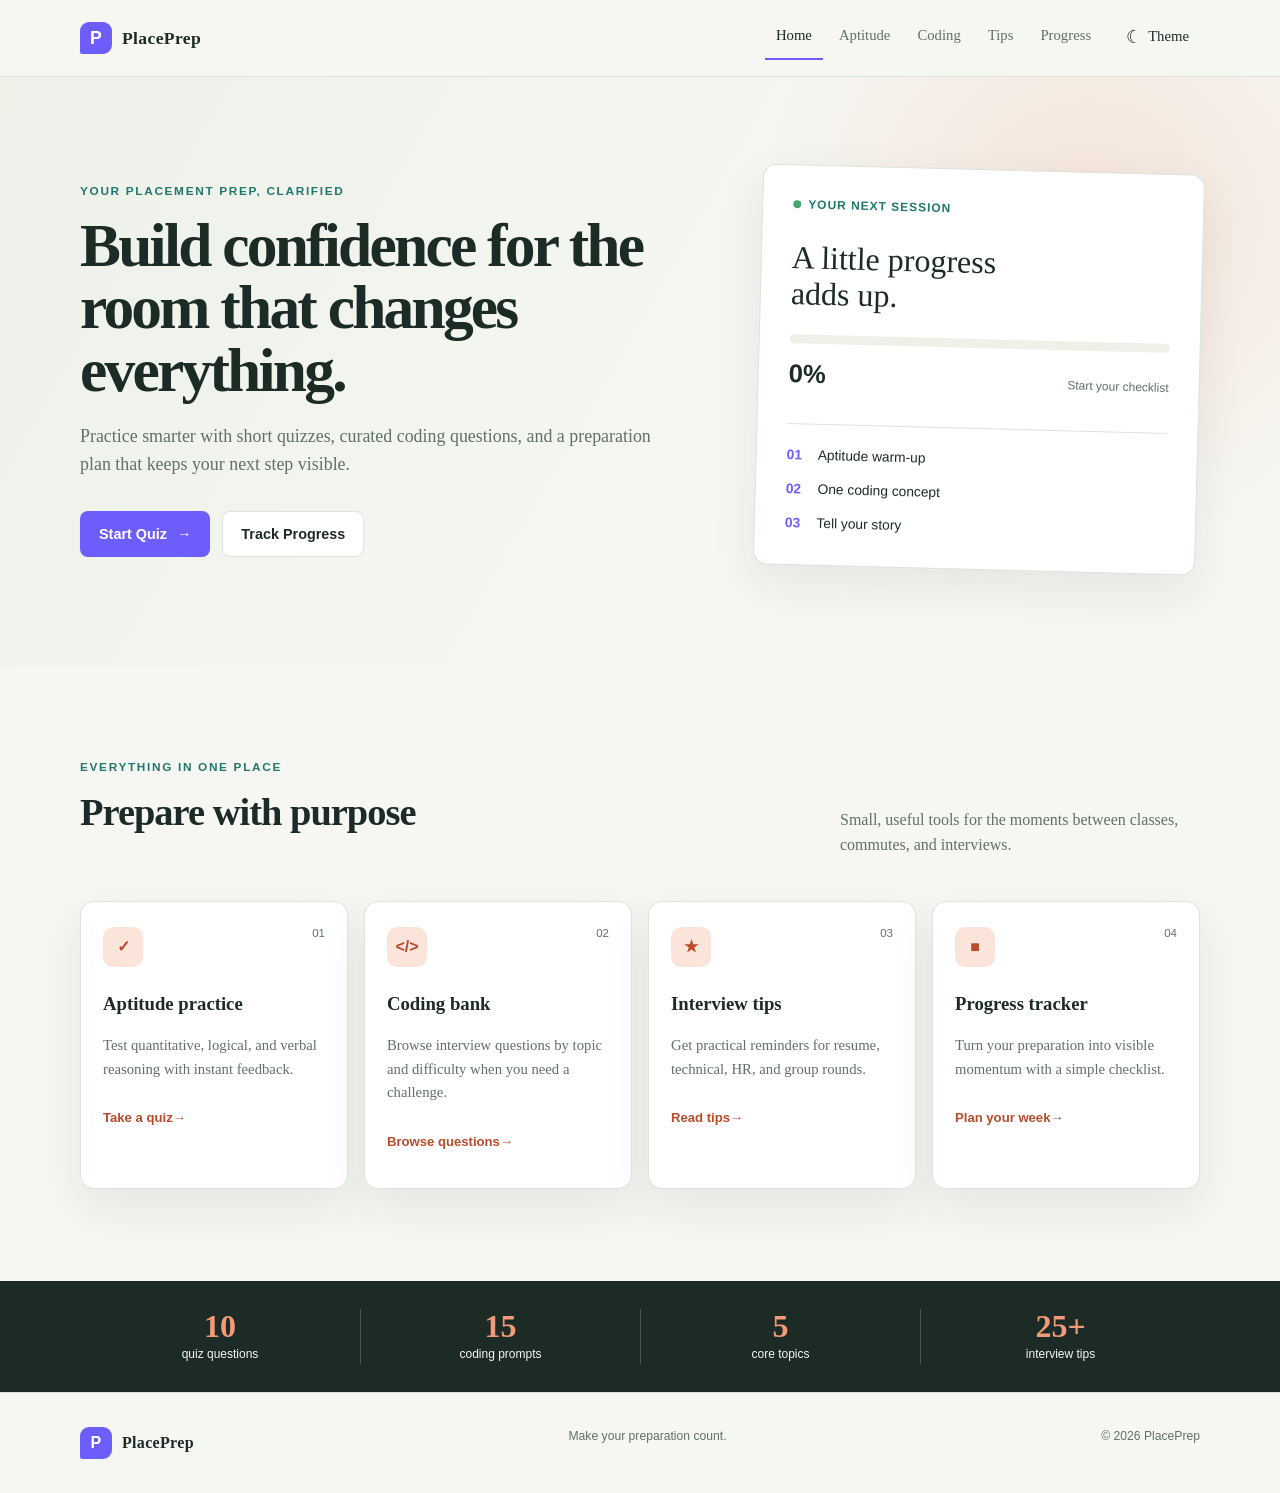
<file: placement-portal/index.html>
<!doctype html>
<html lang="en">
<head>
	<meta charset="utf-8">
	<meta name="viewport" content="width=device-width, initial-scale=1">
	<meta name="description" content="PlacePrep is a focused preparation portal for placement aptitude, coding, and interview practice.">
	<title>PlacePrep | everything at one place </title>
	<link rel="stylesheet" href="css/style.css">
	<script src="js/main.js" defer></script>
</head>
<body>
	<header class="site-header">
		<div class="container header-inner">
			<a class="logo" href="index.html" aria-label="PlacePrep home"><span class="logo-mark">P</span>PlacePrep</a>
			<button class="menu-toggle" type="button" aria-expanded="false" aria-controls="site-nav"><span class="sr-only">Toggle navigation</span><span class="menu-icon">&#9776;</span></button>
			<nav id="site-nav" class="site-nav" aria-label="Primary navigation">
				<a href="index.html">Home</a><a href="aptitude.html">Aptitude</a><a href="coding.html">Coding</a><a href="tips.html">Tips</a><a href="progress.html">Progress</a>
				<button class="theme-toggle" type="button" aria-label="Switch to dark theme" title="Toggle theme"><span class="theme-icon" aria-hidden="true">&#9790;</span><span class="theme-label">Theme</span></button>
			</nav>
		</div>
	</header>
	<main>
		<section class="hero"><div class="container hero-grid"><div class="hero-copy"><p class="eyebrow">Your placement prep, clarified</p><h1>Build confidence for the room that changes everything.</h1><p class="hero-text">Practice smarter with short quizzes, curated coding questions, and a preparation plan that keeps your next step visible.</p><div class="button-row"><a class="button button-primary" href="aptitude.html">Start Quiz <span aria-hidden="true">&#8594;</span></a><a class="button button-secondary" href="progress.html">Track Progress</a></div></div><div class="hero-panel" aria-label="Preparation snapshot"><div class="panel-topline"><span class="status-dot"></span>Your next session</div><p class="panel-title">A little progress adds up.</p><div class="mini-progress"><span id="home-progress-bar"></span></div><div class="panel-meta"><strong id="home-progress-percent">0%</strong><span id="home-progress-label">Start your checklist</span></div><div class="session-list"><span><b>01</b> Aptitude warm-up</span><span><b>02</b> One coding concept</span><span><b>03</b> Tell your story</span></div></div></div></section>
		<section class="section" aria-labelledby="features-heading"><div class="container"><div class="section-heading"><div><p class="eyebrow">Everything in one place</p><h2 id="features-heading">Prepare with purpose</h2></div><p>Small, useful tools for the moments between classes, commutes, and interviews.</p></div><div class="feature-grid">
			<article class="card feature-card"><span class="feature-number">01</span><div class="feature-icon" aria-hidden="true">&#10003;</div><h3>Aptitude practice</h3><p>Test quantitative, logical, and verbal reasoning with instant feedback.</p><a class="text-link" href="aptitude.html">Take a quiz <span aria-hidden="true">&#8594;</span></a></article>
			<article class="card feature-card"><span class="feature-number">02</span><div class="feature-icon" aria-hidden="true">&lt;/&gt;</div><h3>Coding bank</h3><p>Browse interview questions by topic and difficulty when you need a challenge.</p><a class="text-link" href="coding.html">Browse questions <span aria-hidden="true">&#8594;</span></a></article>
			<article class="card feature-card"><span class="feature-number">03</span><div class="feature-icon" aria-hidden="true">&#9733;</div><h3>Interview tips</h3><p>Get practical reminders for resume, technical, HR, and group rounds.</p><a class="text-link" href="tips.html">Read tips <span aria-hidden="true">&#8594;</span></a></article>
			<article class="card feature-card"><span class="feature-number">04</span><div class="feature-icon" aria-hidden="true">&#9632;</div><h3>Progress tracker</h3><p>Turn your preparation into visible momentum with a simple checklist.</p><a class="text-link" href="progress.html">Plan your week <span aria-hidden="true">&#8594;</span></a></article>
		</div></div></section>
		<section class="stats-strip" aria-label="PlacePrep statistics"><div class="container stats-grid"><div><strong>10</strong><span>quiz questions</span></div><div><strong>15</strong><span>coding prompts</span></div><div><strong>5</strong><span>core topics</span></div><div><strong>25+</strong><span>interview tips</span></div></div></section>
	</main>
	<footer class="site-footer"><div class="container footer-inner"><a class="logo" href="index.html"><span class="logo-mark">P</span>PlacePrep</a><p>Make your preparation count.</p><p>&copy; 2026 PlacePrep</p></div></footer>
</body>
</html>
</file>
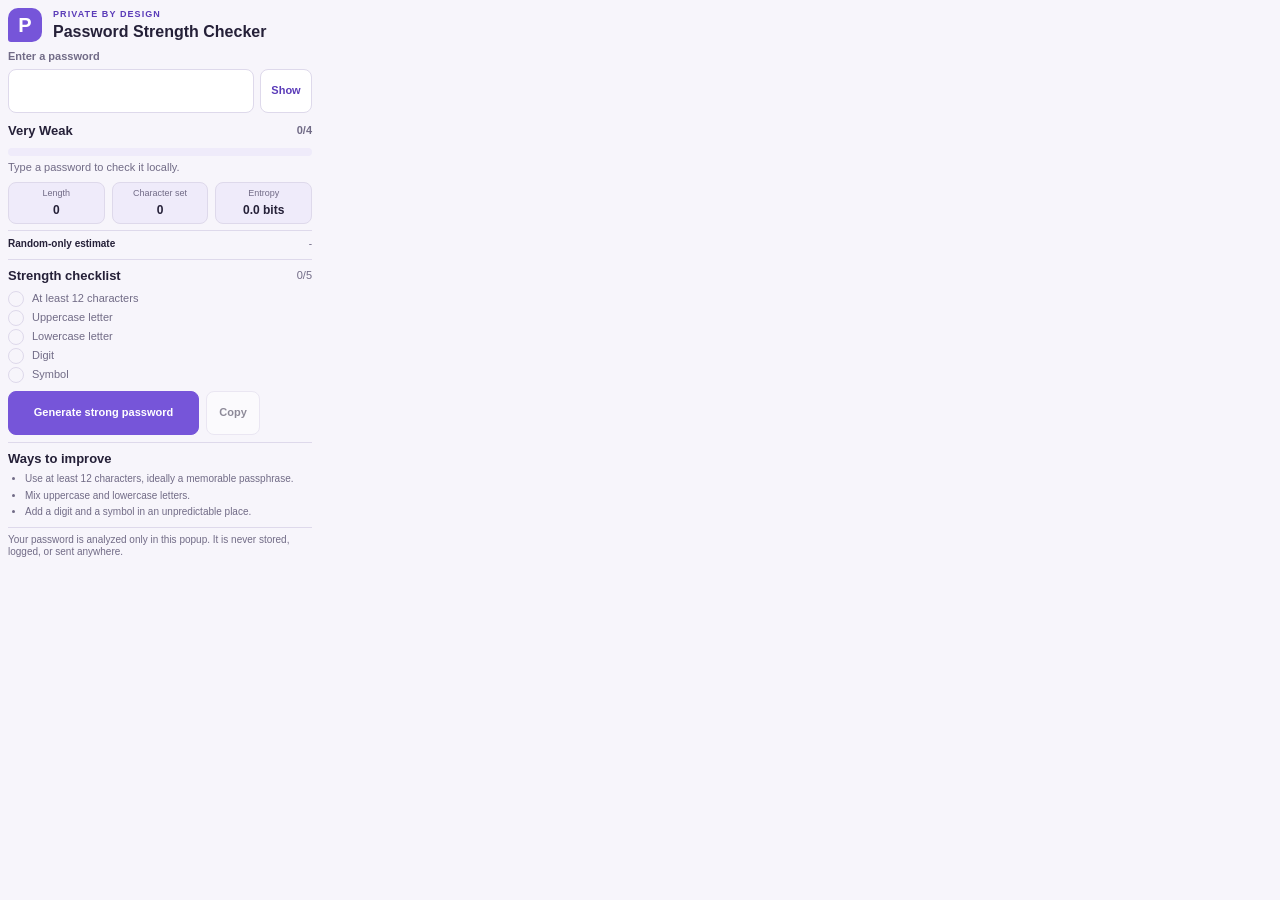
<file: password-checker-extension/popup.html>
<!doctype html>
<html lang="en">
<head>
  <meta charset="utf-8">
  <meta name="viewport" content="width=device-width, initial-scale=1">
  <title>Password Strength Checker</title>
  <link rel="stylesheet" href="popup.css">
  <script src="strength.js" defer></script>
  <script src="popup.js" defer></script>
</head>
<body>
  <main class="popup-shell">
    <header class="popup-header">
      <div class="brand-mark" aria-hidden="true">P</div>
      <div>
        <p class="eyebrow">Private by design</p>
        <h1>Password Strength Checker</h1>
      </div>
    </header>

    <section class="checker-panel" aria-labelledby="checker-heading">
      <h2 id="checker-heading" class="sr-only">Password checker</h2>
      <label for="password-input">Enter a password</label>
      <div class="password-row">
        <input id="password-input" name="password" type="password" autocomplete="off" spellcheck="false" aria-describedby="privacy-note">
        <button id="toggle-password" class="icon-button" type="button" aria-label="Show password">Show</button>
      </div>
      <div class="strength-heading"><span id="strength-label">Very Weak</span><span id="strength-score">0/4</span></div>
      <div class="strength-bar" role="progressbar" aria-label="Password strength" aria-valuemin="0" aria-valuemax="4" aria-valuenow="0"><span id="strength-fill"></span></div>
      <p id="strength-message" class="muted">Type a password to check it locally.</p>

      <div class="stats-grid" aria-label="Password analysis">
        <div><span class="stat-label">Length</span><strong id="length-value">0</strong></div>
        <div><span class="stat-label">Character set</span><strong id="charset-value">0</strong></div>
        <div><span class="stat-label">Entropy</span><strong id="entropy-value">0 bits</strong></div>
      </div>
      <p class="brute-force"><strong>Random-only estimate</strong><span id="time-value">-</span></p>
    </section>

    <section class="checklist-panel" aria-labelledby="checklist-heading">
      <div class="section-title-row"><h2 id="checklist-heading">Strength checklist</h2><span id="checklist-count">0/4</span></div>
      <ul class="checklist">
        <li id="check-length"><span class="check-icon" aria-hidden="true">&#10003;</span><span>At least 12 characters</span></li>
        <li id="check-uppercase"><span class="check-icon" aria-hidden="true">&#10003;</span><span>Uppercase letter</span></li>
        <li id="check-lowercase"><span class="check-icon" aria-hidden="true">&#10003;</span><span>Lowercase letter</span></li>
        <li id="check-digit"><span class="check-icon" aria-hidden="true">&#10003;</span><span>Digit</span></li>
        <li id="check-symbol"><span class="check-icon" aria-hidden="true">&#10003;</span><span>Symbol</span></li>
      </ul>
    </section>

    <section class="actions-panel" aria-label="Password actions">
      <button id="generate-password" class="primary-button" type="button">Generate strong password</button>
      <button id="copy-password" class="secondary-button" type="button" disabled>Copy</button>
      <span id="copy-status" class="copy-status" role="status" aria-live="polite"></span>
    </section>

    <section class="tips-panel" aria-labelledby="tips-heading">
      <h2 id="tips-heading">Ways to improve</h2>
      <ul id="tips-list"><li>Use a long, unique password with several character types.</li></ul>
    </section>

    <p id="privacy-note" class="privacy-note">Your password is analyzed only in this popup. It is never stored, logged, or sent anywhere.</p>
  </main>
</body>
</html>
</file>
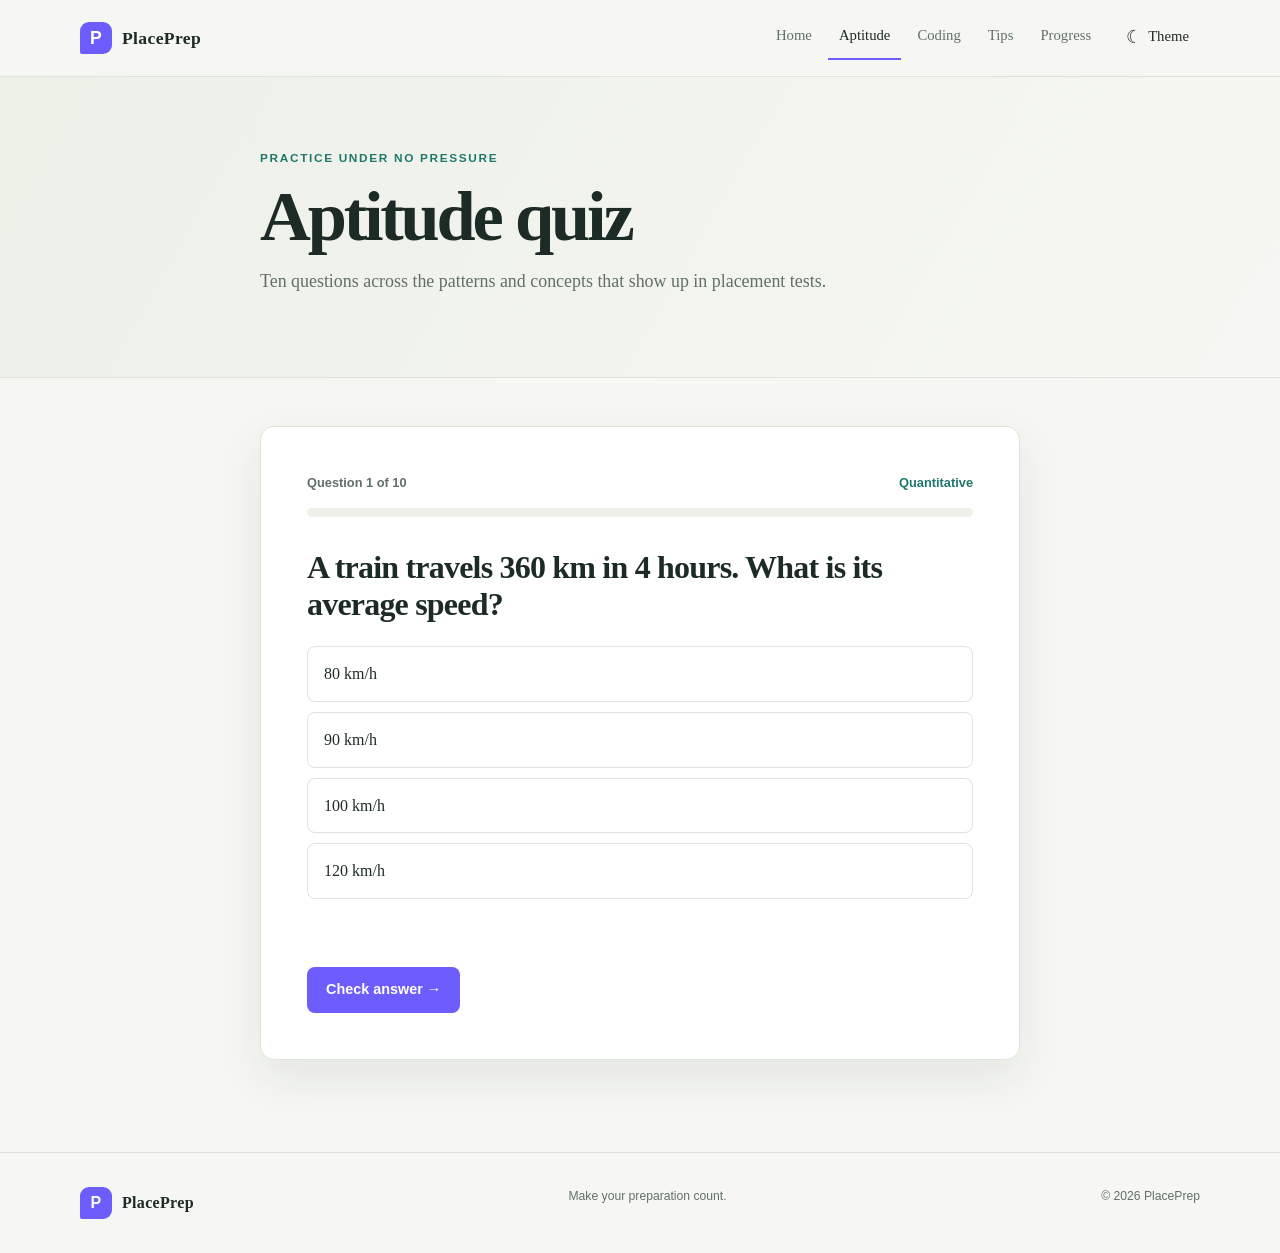
<file: placement-portal/aptitude.html>
<!doctype html>
<html lang="en"><head><meta charset="utf-8"><meta name="viewport" content="width=device-width, initial-scale=1"><meta name="description" content="Practice a ten-question placement aptitude quiz with instant feedback."><title>Aptitude Quiz | PlacePrep</title><link rel="stylesheet" href="css/style.css"><script src="js/main.js" defer></script><script src="js/quiz.js" defer></script></head>
<body><header class="site-header"><div class="container header-inner"><a class="logo" href="index.html" aria-label="PlacePrep home"><span class="logo-mark">P</span>PlacePrep</a><button class="menu-toggle" type="button" aria-expanded="false" aria-controls="site-nav"><span class="sr-only">Toggle navigation</span><span class="menu-icon">&#9776;</span></button><nav id="site-nav" class="site-nav" aria-label="Primary navigation"><a href="index.html">Home</a><a href="aptitude.html">Aptitude</a><a href="coding.html">Coding</a><a href="tips.html">Tips</a><a href="progress.html">Progress</a><button class="theme-toggle" type="button" aria-label="Switch to dark theme" title="Toggle theme"><span class="theme-icon" aria-hidden="true">&#9790;</span><span class="theme-label">Theme</span></button></nav></div></header>
<main><section class="page-hero"><div class="container narrow"><p class="eyebrow">Practice under no pressure</p><h1>Aptitude quiz</h1><p>Ten questions across the patterns and concepts that show up in placement tests.</p></div></section><section class="section quiz-section"><div class="container narrow"><div id="quiz-app" class="quiz-card"><div class="quiz-header"><span id="question-count">Question 1 of 10</span><span id="quiz-category">Quantitative</span></div><div class="progress-track" aria-label="Quiz progress"><span id="quiz-progress"></span></div><div id="question-area"><h2 id="question-text"></h2><div id="answer-options" class="answer-options" role="group" aria-label="Answer options"></div><p id="feedback" class="feedback" aria-live="polite"></p><button id="next-button" class="button button-primary" type="button" disabled>Check answer <span aria-hidden="true">&#8594;</span></button></div><div id="quiz-result" class="quiz-result" hidden></div></div></div></section></main>
<footer class="site-footer"><div class="container footer-inner"><a class="logo" href="index.html"><span class="logo-mark">P</span>PlacePrep</a><p>Make your preparation count.</p><p>&copy; 2026 PlacePrep</p></div></footer></body></html>
</file>
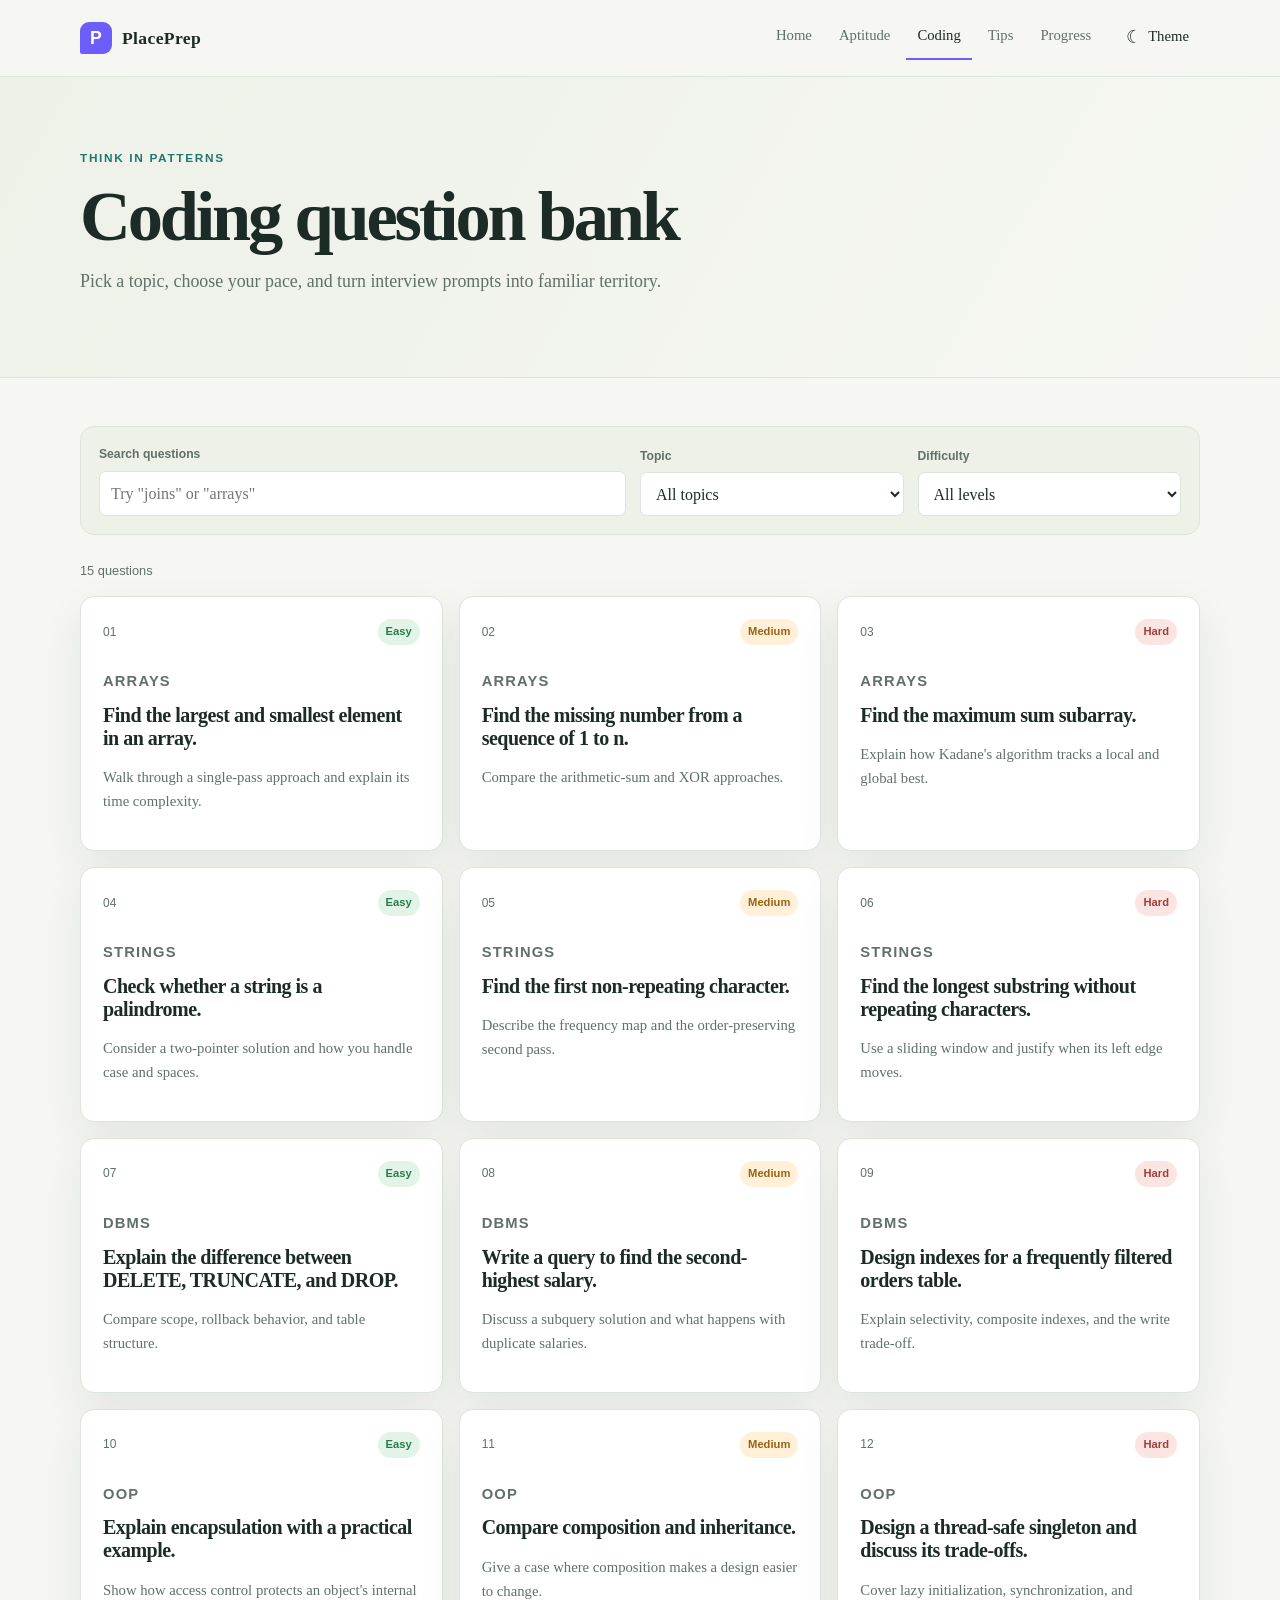
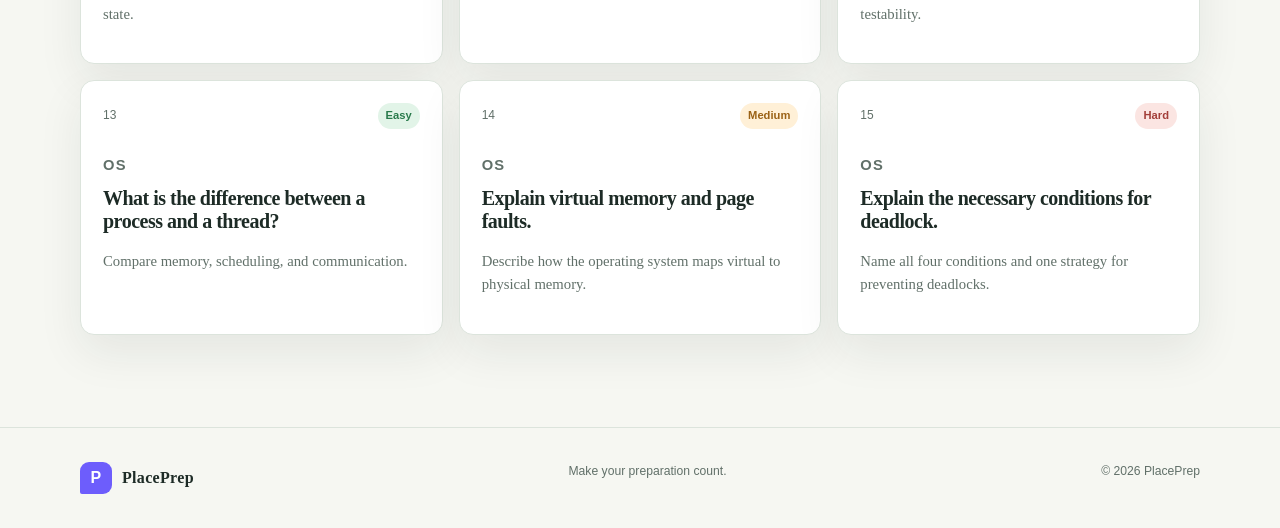
<file: placement-portal/coding.html>
<!doctype html>
<html lang="en"><head><meta charset="utf-8"><meta name="viewport" content="width=device-width, initial-scale=1"><meta name="description" content="Filterable coding interview questions for placement preparation."><title>Coding Question Bank | PlacePrep</title><link rel="stylesheet" href="css/style.css"><script src="js/main.js" defer></script><script src="js/coding.js" defer></script></head>
<body><header class="site-header"><div class="container header-inner"><a class="logo" href="index.html" aria-label="PlacePrep home"><span class="logo-mark">P</span>PlacePrep</a><button class="menu-toggle" type="button" aria-expanded="false" aria-controls="site-nav"><span class="sr-only">Toggle navigation</span><span class="menu-icon">&#9776;</span></button><nav id="site-nav" class="site-nav" aria-label="Primary navigation"><a href="index.html">Home</a><a href="aptitude.html">Aptitude</a><a href="coding.html">Coding</a><a href="tips.html">Tips</a><a href="progress.html">Progress</a><button class="theme-toggle" type="button" aria-label="Switch to dark theme" title="Toggle theme"><span class="theme-icon" aria-hidden="true">&#9790;</span><span class="theme-label">Theme</span></button></nav></div></header>
<main><section class="page-hero"><div class="container"><p class="eyebrow">Think in patterns</p><h1>Coding question bank</h1><p>Pick a topic, choose your pace, and turn interview prompts into familiar territory.</p></div></section><section class="section"><div class="container"><div class="filter-bar"><div class="search-field"><label for="coding-search">Search questions</label><input id="coding-search" type="search" placeholder="Try &quot;joins&quot; or &quot;arrays&quot;"></div><div class="select-field"><label for="topic-filter">Topic</label><select id="topic-filter"><option value="all">All topics</option><option value="Arrays">Arrays</option><option value="Strings">Strings</option><option value="DBMS">DBMS</option><option value="OOP">OOP</option><option value="OS">OS</option></select></div><div class="select-field"><label for="difficulty-filter">Difficulty</label><select id="difficulty-filter"><option value="all">All levels</option><option value="Easy">Easy</option><option value="Medium">Medium</option><option value="Hard">Hard</option></select></div></div><div class="results-heading"><p id="results-count" aria-live="polite"></p></div><div id="coding-list" class="coding-grid"></div><p id="no-results" class="empty-state" hidden>No results found. Try a different keyword or filter.</p></div></section></main>
<footer class="site-footer"><div class="container footer-inner"><a class="logo" href="index.html"><span class="logo-mark">P</span>PlacePrep</a><p>Make your preparation count.</p><p>&copy; 2026 PlacePrep</p></div></footer></body></html>
</file>
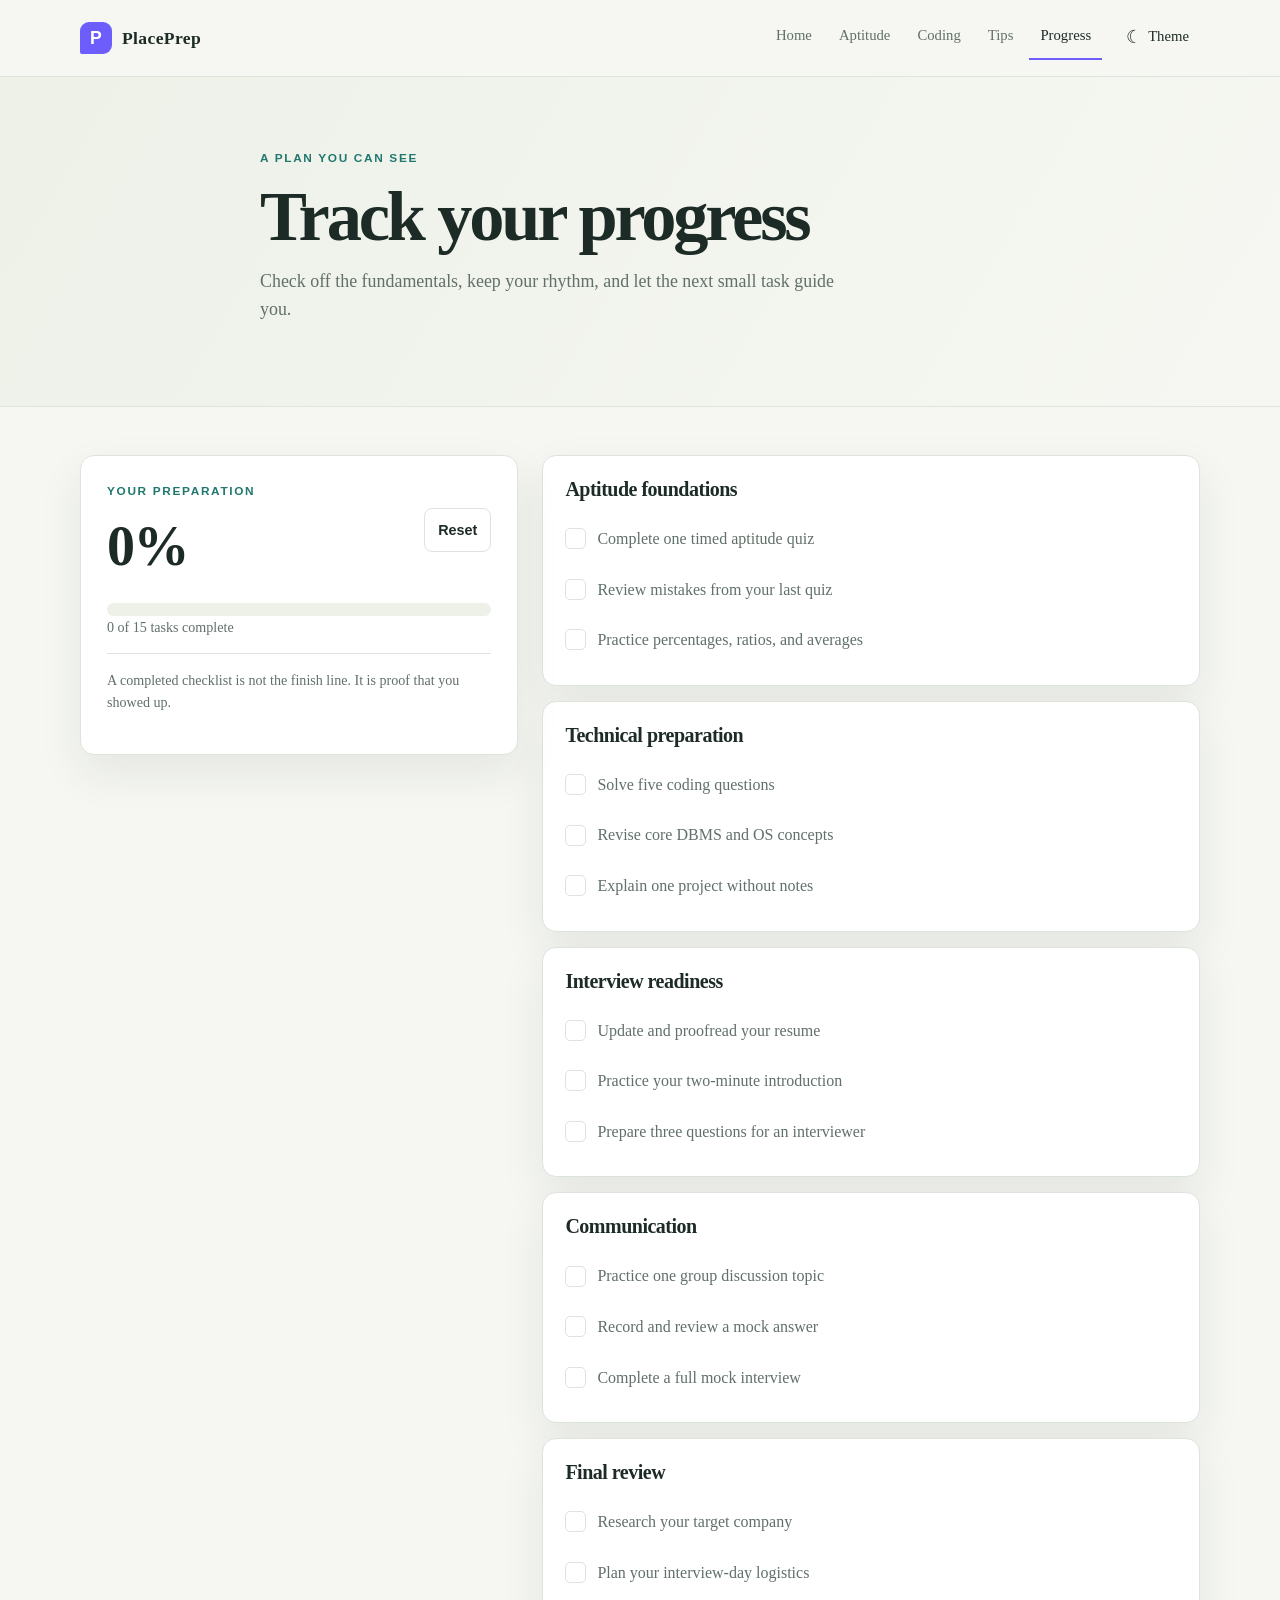
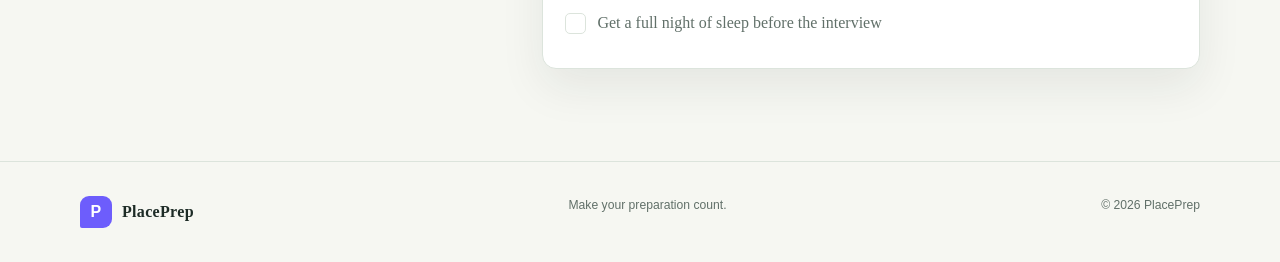
<file: placement-portal/progress.html>
<!doctype html>
<html lang="en"><head><meta charset="utf-8"><meta name="viewport" content="width=device-width, initial-scale=1"><meta name="description" content="Track placement preparation tasks with a saved checklist."><title>Progress Tracker | PlacePrep</title><link rel="stylesheet" href="css/style.css"><script src="js/main.js" defer></script><script src="js/progress.js" defer></script></head>
<body><header class="site-header"><div class="container header-inner"><a class="logo" href="index.html" aria-label="PlacePrep home"><span class="logo-mark">P</span>PlacePrep</a><button class="menu-toggle" type="button" aria-expanded="false" aria-controls="site-nav"><span class="sr-only">Toggle navigation</span><span class="menu-icon">&#9776;</span></button><nav id="site-nav" class="site-nav" aria-label="Primary navigation"><a href="index.html">Home</a><a href="aptitude.html">Aptitude</a><a href="coding.html">Coding</a><a href="tips.html">Tips</a><a href="progress.html">Progress</a><button class="theme-toggle" type="button" aria-label="Switch to dark theme" title="Toggle theme"><span class="theme-icon" aria-hidden="true">&#9790;</span><span class="theme-label">Theme</span></button></nav></div></header>
<main><section class="page-hero"><div class="container narrow"><p class="eyebrow">A plan you can see</p><h1>Track your progress</h1><p>Check off the fundamentals, keep your rhythm, and let the next small task guide you.</p></div></section><section class="section"><div class="container progress-layout"><div class="progress-summary card"><div class="summary-top"><div><p class="eyebrow">Your preparation</p><h2 id="progress-percent">0%</h2></div><button id="reset-progress" class="button button-secondary button-small" type="button">Reset</button></div><div class="progress-track large" aria-label="Preparation progress"><span id="progress-bar"></span></div><p id="progress-count" class="muted-text">0 of 15 tasks complete</p><p class="progress-note">A completed checklist is not the finish line. It is proof that you showed up.</p></div><div id="checklist" class="checklist-groups"></div></div></section></main>
<footer class="site-footer"><div class="container footer-inner"><a class="logo" href="index.html"><span class="logo-mark">P</span>PlacePrep</a><p>Make your preparation count.</p><p>&copy; 2026 PlacePrep</p></div></footer></body></html>
</file>
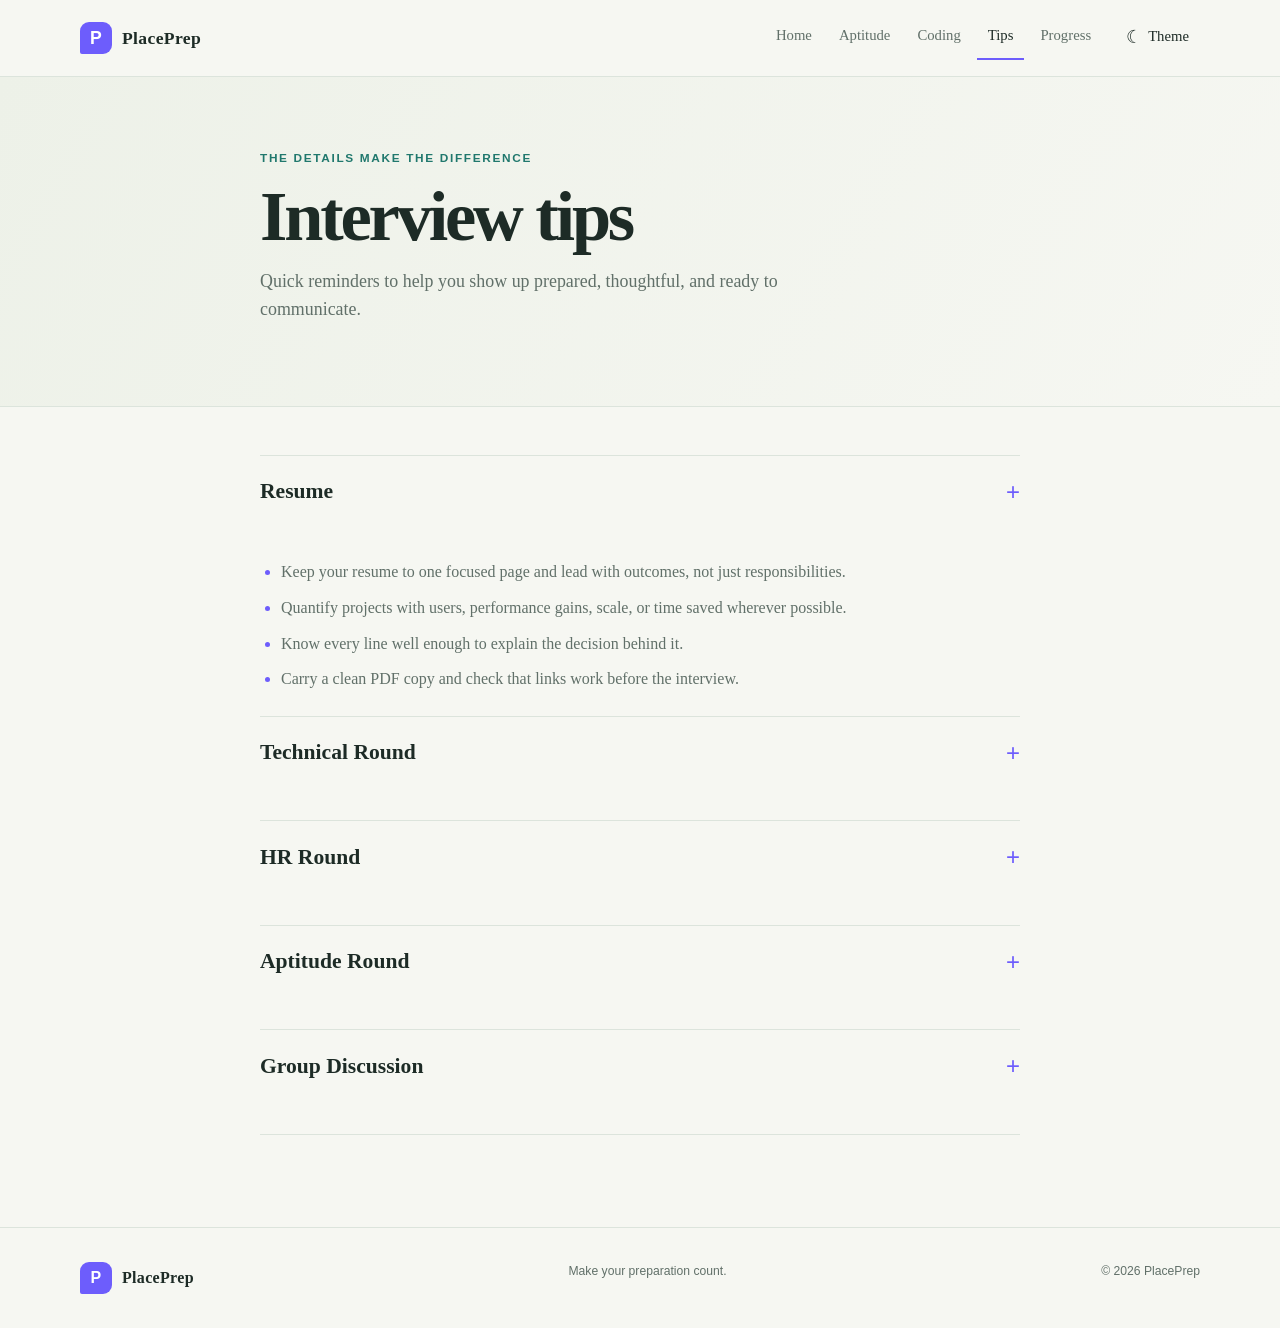
<file: placement-portal/tips.html>
<!doctype html>
<html lang="en"><head><meta charset="utf-8"><meta name="viewport" content="width=device-width, initial-scale=1"><meta name="description" content="Practical placement interview tips organized by round."><title>Interview Tips | PlacePrep</title><link rel="stylesheet" href="css/style.css"><script src="js/main.js" defer></script></head>
<body><header class="site-header"><div class="container header-inner"><a class="logo" href="index.html" aria-label="PlacePrep home"><span class="logo-mark">P</span>PlacePrep</a><button class="menu-toggle" type="button" aria-expanded="false" aria-controls="site-nav"><span class="sr-only">Toggle navigation</span><span class="menu-icon">&#9776;</span></button><nav id="site-nav" class="site-nav" aria-label="Primary navigation"><a href="index.html">Home</a><a href="aptitude.html">Aptitude</a><a href="coding.html">Coding</a><a href="tips.html">Tips</a><a href="progress.html">Progress</a><button class="theme-toggle" type="button" aria-label="Switch to dark theme" title="Toggle theme"><span class="theme-icon" aria-hidden="true">&#9790;</span><span class="theme-label">Theme</span></button></nav></div></header>
<main><section class="page-hero"><div class="container narrow"><p class="eyebrow">The details make the difference</p><h1>Interview tips</h1><p>Quick reminders to help you show up prepared, thoughtful, and ready to communicate.</p></div></section><section class="section"><div class="container narrow"><div class="accordion" id="tips-accordion"><section class="accordion-item"><h2><button class="accordion-trigger" type="button" aria-expanded="true" aria-controls="resume-panel" id="resume-trigger">Resume <span aria-hidden="true">+</span></button></h2><div id="resume-panel" class="accordion-panel" role="region" aria-labelledby="resume-trigger"><ul><li>Keep your resume to one focused page and lead with outcomes, not just responsibilities.</li><li>Quantify projects with users, performance gains, scale, or time saved wherever possible.</li><li>Know every line well enough to explain the decision behind it.</li><li>Carry a clean PDF copy and check that links work before the interview.</li></ul></div></section><section class="accordion-item"><h2><button class="accordion-trigger" type="button" aria-expanded="false" aria-controls="technical-panel" id="technical-trigger">Technical Round <span aria-hidden="true">+</span></button></h2><div id="technical-panel" class="accordion-panel" role="region" aria-labelledby="technical-trigger" hidden><ul><li>Clarify constraints before coding and talk through your approach as it develops.</li><li>Start with a correct solution, then improve complexity and explain the trade-off.</li><li>Use small examples to test edge cases before you run out of time.</li><li>When stuck, state what you know and ask a precise question rather than going silent.</li></ul></div></section><section class="accordion-item"><h2><button class="accordion-trigger" type="button" aria-expanded="false" aria-controls="hr-panel" id="hr-trigger">HR Round <span aria-hidden="true">+</span></button></h2><div id="hr-panel" class="accordion-panel" role="region" aria-labelledby="hr-trigger" hidden><ul><li>Prepare a concise introduction that connects your interests to the role.</li><li>Answer with specific situations, actions, and results instead of general claims.</li><li>Be honest about gaps and explain how you are actively closing them.</li><li>Bring two thoughtful questions about the team, learning, or success in the role.</li></ul></div></section><section class="accordion-item"><h2><button class="accordion-trigger" type="button" aria-expanded="false" aria-controls="aptitude-panel" id="aptitude-trigger">Aptitude Round <span aria-hidden="true">+</span></button></h2><div id="aptitude-panel" class="accordion-panel" role="region" aria-labelledby="aptitude-trigger" hidden><ul><li>Scan the section and secure quick wins before spending time on a hard question.</li><li>Estimate when possible and keep a rough time budget for each question.</li><li>Write down units and reread wording: many mistakes come from skipped details.</li><li>Practice mental math and common ratios so the basics feel automatic.</li></ul></div></section><section class="accordion-item"><h2><button class="accordion-trigger" type="button" aria-expanded="false" aria-controls="group-panel" id="group-trigger">Group Discussion <span aria-hidden="true">+</span></button></h2><div id="group-panel" class="accordion-panel" role="region" aria-labelledby="group-trigger" hidden><ul><li>Enter early with a clear point, then make room for others to contribute.</li><li>Build on ideas by naming the useful part before adding your perspective.</li><li>Use examples and keep your points brief enough for the group to move forward.</li><li>Help the group reach a conclusion by summarizing the strongest shared ideas.</li></ul></div></section></div></div></section></main>
<footer class="site-footer"><div class="container footer-inner"><a class="logo" href="index.html"><span class="logo-mark">P</span>PlacePrep</a><p>Make your preparation count.</p><p>&copy; 2026 PlacePrep</p></div></footer><script>document.querySelectorAll('.accordion-trigger').forEach(function (trigger) { trigger.addEventListener('click', function () { var expanded = trigger.getAttribute('aria-expanded') === 'true'; var panel = document.getElementById(trigger.getAttribute('aria-controls')); trigger.setAttribute('aria-expanded', String(!expanded)); panel.hidden = expanded; trigger.querySelector('span').textContent = expanded ? '+' : '-'; }); });</script></body></html>
</file>
<file: placement-portal/css/style.css>
:root { --bg:#f6f7f2; --surface:#fff; --surface-soft:#edf1e8; --text:#1d2b26; --muted:#617069; --line:#dce4dc; --accent:#6d5dfc; --accent-dark:#b94b2c; --accent-soft:#fbe4da; --teal:#20786d; --shadow:0 18px 45px rgba(29,43,38,.08); --radius:14px; }
html[data-theme="dark"] { --bg:#17211e; --surface:#21302b; --surface-soft:#283a34; --text:#f2f4ed; --muted:#b6c4bd; --line:#3a4d45; --accent-soft:#583529; --shadow:0 18px 45px rgba(0,0,0,.22); }
* { box-sizing:border-box; } html { scroll-behavior:smooth; } body { margin:0; background:var(--bg); color:var(--text); font-family:Georgia,'Times New Roman',serif; line-height:1.6; } button,input,select { font:inherit; } a { color:inherit; }
.container { width:min(1120px,calc(100% - 40px)); margin:0 auto; } .narrow { width:min(760px,calc(100% - 40px)); } .sr-only { position:absolute; width:1px; height:1px; padding:0; margin:-1px; overflow:hidden; clip:rect(0,0,0,0); white-space:nowrap; border:0; }
.site-header { position:sticky; top:0; z-index:10; background:var(--bg); border-bottom:1px solid var(--line); } .header-inner { min-height:76px; display:flex; align-items:center; justify-content:space-between; gap:30px; } .logo { display:inline-flex; align-items:center; gap:10px; min-height:44px; font-weight:700; letter-spacing:.02em; text-decoration:none; font-size:1.1rem; } .logo-mark { display:grid; place-items:center; width:32px; height:32px; color:#fff; background:var(--accent); border-radius:9px 9px 9px 2px; font-family:Arial,sans-serif; font-weight:800; }
.site-nav { display:flex; align-items:center; gap:5px; } .site-nav a,.theme-toggle { border:0; border-bottom:2px solid transparent; background:transparent; color:var(--muted); padding:8px 11px; text-decoration:none; cursor:pointer; font-size:.92rem; } .site-nav a:hover,.site-nav a:focus-visible,.site-nav a.active { color:var(--text); border-bottom-color:var(--accent); } .theme-toggle { display:inline-flex; align-items:center; gap:6px; margin-left:8px; color:var(--text); } .theme-icon { font-size:1.1rem; } .menu-toggle { display:none; border:1px solid var(--line); border-radius:8px; background:var(--surface); color:var(--text); padding:8px 11px; cursor:pointer; } .menu-icon { font-size:1.3rem; line-height:1; }
.hero { padding:92px 0 96px; background:radial-gradient(circle at 85% 25%,rgba(228,107,69,.15),transparent 28%),linear-gradient(120deg,var(--surface-soft),var(--bg) 60%); } .hero-grid { display:grid; grid-template-columns:1.15fr .85fr; align-items:center; gap:80px; } .eyebrow { margin:0 0 13px; color:var(--teal); font-family:Arial,sans-serif; font-size:.74rem; font-weight:800; letter-spacing:.14em; text-transform:uppercase; } h1,h2,h3,p { margin-top:0; } h1 { margin-bottom:20px; font-size:clamp(2.8rem,6vw,5.2rem); line-height:1.02; letter-spacing:-.045em; } h2 { font-size:clamp(1.7rem,3vw,2.4rem); line-height:1.15; letter-spacing:-.025em; } h3 { line-height:1.2; }
.hero-text,.page-hero p:not(.eyebrow) { max-width:590px; color:var(--muted); font-size:1.12rem; } .button-row { display:flex; flex-wrap:wrap; gap:12px; margin-top:32px; } .button { display:inline-flex; align-items:center; justify-content:center; gap:10px; min-height:46px; padding:10px 18px; border:1px solid transparent; border-radius:8px; text-decoration:none; font-family:Arial,sans-serif; font-size:.9rem; font-weight:700; cursor:pointer; transition:transform .2s ease,background .2s ease,color .2s ease; } .button:hover { transform:translateY(-2px); } .button-primary { background:var(--accent); color:#fff; } .button-primary:hover { background:var(--accent-dark); } .button-secondary { border-color:var(--line); background:var(--surface); color:var(--text); } .button-secondary:hover { border-color:var(--accent); color:var(--accent-dark); } .button-small { min-height:38px; padding:7px 13px; }
.hero-panel { padding:30px; background:var(--surface); border:1px solid var(--line); border-radius:var(--radius); box-shadow:var(--shadow); transform:rotate(1.5deg); } .panel-topline { color:var(--teal); font-family:Arial,sans-serif; font-size:.75rem; font-weight:700; letter-spacing:.08em; text-transform:uppercase; } .status-dot { display:inline-block; width:8px; height:8px; margin-right:7px; border-radius:50%; background:#45a66f; } .panel-title { margin:26px 0 22px; max-width:260px; font-size:2rem; line-height:1.12; } .mini-progress,.progress-track { overflow:hidden; height:9px; background:var(--surface-soft); border-radius:20px; } .mini-progress span,.progress-track span { display:block; height:100%; background:var(--accent); border-radius:inherit; transition:width .35s ease; } .panel-meta { display:flex; justify-content:space-between; align-items:baseline; margin-top:10px; color:var(--muted); font-family:Arial,sans-serif; font-size:.75rem; } .panel-meta strong { color:var(--text); font-size:1.6rem; } .session-list { display:grid; gap:12px; margin-top:29px; padding-top:20px; border-top:1px solid var(--line); font-family:Arial,sans-serif; font-size:.86rem; } .session-list b { display:inline-block; width:28px; color:var(--accent); }
.section { padding:92px 0; } .section-heading { display:flex; justify-content:space-between; align-items:end; gap:30px; margin-bottom:35px; } .section-heading p:last-child { max-width:360px; margin-bottom:8px; color:var(--muted); } .feature-grid { display:grid; grid-template-columns:repeat(4,1fr); gap:16px; } .card { background:var(--surface); border:1px solid var(--line); border-radius:var(--radius); box-shadow:var(--shadow); } .feature-card { position:relative; min-height:275px; padding:25px 22px; transition:transform .2s ease,border-color .2s ease; } .feature-card:hover { transform:translateY(-5px); border-color:var(--accent); } .feature-number { position:absolute; top:22px; right:22px; color:var(--muted); font-family:Arial,sans-serif; font-size:.72rem; } .feature-icon { display:grid; place-items:center; width:40px; height:40px; margin-bottom:26px; border-radius:10px; background:var(--accent-soft); color:var(--accent-dark); font-family:Arial,sans-serif; font-weight:700; } .feature-card p,.coding-card p { color:var(--muted); font-size:.92rem; } .text-link { display:inline-flex; align-items:center; min-height:44px; color:var(--accent-dark); font-family:Arial,sans-serif; font-size:.82rem; font-weight:700; text-decoration:none; } .text-link:hover { text-decoration:underline; }
.stats-strip { padding:28px 0; background:var(--text); color:var(--bg); } .stats-grid { display:grid; grid-template-columns:repeat(4,1fr); text-align:center; } .stats-grid div+div { border-left:1px solid rgba(255,255,255,.2); } .stats-grid strong,.stats-grid span { display:block; } .stats-grid strong { color:#f49a79; font-size:2rem; line-height:1.1; } .stats-grid span { font-family:Arial,sans-serif; font-size:.75rem; } .site-footer { padding:28px 0; border-top:1px solid var(--line); } .footer-inner { display:flex; align-items:center; justify-content:space-between; gap:20px; color:var(--muted); font-family:Arial,sans-serif; font-size:.76rem; } .footer-inner .logo { color:var(--text); font-family:Georgia,'Times New Roman',serif; font-size:1rem; }
.page-hero { padding:72px 0 64px; background:linear-gradient(120deg,var(--surface-soft),var(--bg)); border-bottom:1px solid var(--line); } .page-hero h1 { margin-bottom:14px; font-size:clamp(2.5rem,6vw,4.4rem); } .quiz-section { padding-top:54px; } .quiz-card { padding:clamp(22px,5vw,46px); background:var(--surface); border:1px solid var(--line); border-radius:var(--radius); box-shadow:var(--shadow); } .quiz-header,.summary-top,.results-heading,.coding-card-top { display:flex; align-items:center; justify-content:space-between; gap:15px; } .quiz-header { margin-bottom:14px; color:var(--muted); font-family:Arial,sans-serif; font-size:.8rem; font-weight:700; } .quiz-header span:last-child,.tag { color:var(--teal); } .quiz-card h2 { margin:32px 0 24px; font-size:clamp(1.5rem,4vw,2rem); } .answer-options { display:grid; gap:10px; } .answer-option { width:100%; padding:14px 16px; border:1px solid var(--line); border-radius:8px; background:var(--surface); color:var(--text); text-align:left; cursor:pointer; transition:border-color .2s,background .2s; } .answer-option:hover:not(:disabled),.answer-option:focus-visible { border-color:var(--accent); background:var(--accent-soft); } .answer-option.correct { border-color:#32915f; background:#e2f4e8; color:#205f3b; } .answer-option.incorrect { border-color:#cc5b56; background:#fbe5e2; color:#87302d; } .feedback { min-height:48px; margin:20px 0 0; color:var(--muted); font-size:.92rem; } .feedback.success { color:#297a4b; } .feedback.error { color:#b23e39; } .quiz-result h2 { margin-top:8px; } .result-message { color:var(--muted); } .review-list { display:grid; gap:12px; margin:25px 0; } .review-item { padding:16px; border-left:3px solid var(--accent); background:var(--surface-soft); } .review-item strong,.review-item p,.review-item small,.review-answer { display:block; } .review-answer { margin-top:7px; color:var(--teal); font-family:Arial,sans-serif; font-size:.86rem; font-weight:700; } .review-item p { margin:6px 0; color:var(--muted); font-size:.9rem; } .review-item small { color:var(--muted); }
.filter-bar { display:grid; grid-template-columns:1.5fr .75fr .75fr; gap:14px; align-items:end; padding:18px; background:var(--surface-soft); border:1px solid var(--line); border-radius:var(--radius); } .filter-bar label { display:block; margin-bottom:6px; color:var(--muted); font-family:Arial,sans-serif; font-size:.76rem; font-weight:700; } .filter-bar input,.filter-bar select { width:100%; min-height:43px; padding:9px 11px; border:1px solid var(--line); border-radius:7px; background:var(--surface); color:var(--text); } .results-heading { min-height:61px; color:var(--muted); font-family:Arial,sans-serif; font-size:.8rem; } .results-heading p { margin:20px 0 10px; } .coding-grid { display:grid; grid-template-columns:repeat(3,1fr); gap:16px; } .coding-card { min-height:250px; padding:22px; transition:transform .2s ease,border-color .2s ease; } .coding-card:hover { transform:translateY(-4px); border-color:var(--accent); } .question-index { color:var(--muted); font-family:Arial,sans-serif; font-size:.75rem; } .difficulty { padding:4px 8px; border-radius:99px; font-family:Arial,sans-serif; font-size:.7rem; font-weight:700; } .difficulty.easy { background:#e2f4e8; color:#297a4b; } .difficulty.medium { background:#fff0d7; color:#9b6216; } .difficulty.hard { background:#fbe5e2; color:#a33e39; } .tag { margin:25px 0 10px; font-family:Arial,sans-serif; font-size:.75rem; font-weight:700; text-transform:uppercase; letter-spacing:.08em; } .coding-card h2 { font-size:1.25rem; } .empty-state { padding:50px 20px; color:var(--muted); text-align:center; }
.accordion { border-top:1px solid var(--line); } .accordion-item { border-bottom:1px solid var(--line); } .accordion-trigger { display:flex; align-items:center; justify-content:space-between; width:100%; padding:22px 0; border:0; background:none; color:var(--text); text-align:left; cursor:pointer; font-size:1.35rem; font-weight:700; } .accordion-trigger span { color:var(--accent); font-family:Arial,sans-serif; font-size:1.5rem; font-weight:400; } .accordion-panel { padding:0 35px 24px 0; } .accordion-panel ul { display:grid; gap:10px; margin:0; padding-left:21px; color:var(--muted); } .accordion-panel li::marker { color:var(--accent); }
.progress-layout { display:grid; grid-template-columns:.8fr 1.2fr; align-items:start; gap:24px; } .progress-summary { position:sticky; top:100px; padding:26px; } .progress-summary h2 { margin:6px 0 0; font-size:3.5rem; } .progress-track.large { height:13px; margin-top:25px; } .muted-text,.progress-note { color:var(--muted); font-size:.88rem; } .progress-note { padding-top:15px; border-top:1px solid var(--line); } .checklist-groups { display:grid; gap:15px; } .checklist-group { padding:22px; } .checklist-group h2 { margin-bottom:15px; font-size:1.25rem; } .task-list { display:grid; gap:5px; } .task-item { display:flex; align-items:center; gap:11px; padding:10px 0; color:var(--muted); cursor:pointer; } .task-item input { position:absolute; opacity:0; } .custom-check { display:grid; place-items:center; flex:0 0 21px; width:21px; height:21px; border:1px solid var(--line); border-radius:5px; color:transparent; font-size:.78rem; } .task-item input:checked+.custom-check { border-color:var(--accent); background:var(--accent); color:#fff; } .task-item input:checked~span:last-child { color:var(--muted); text-decoration:line-through; } .task-item input:focus-visible+.custom-check { outline:3px solid rgba(228,107,69,.35); outline-offset:2px; }
:focus,:focus-visible { outline:3px solid rgba(228,107,69,.75); outline-offset:3px; } @media (max-width:900px) { .hero-grid { gap:40px; } .feature-grid { grid-template-columns:repeat(2,1fr); } .coding-grid { grid-template-columns:repeat(2,1fr); } } @media (max-width:767px) { .container,.narrow { width:min(100% - 28px,1120px); } .header-inner { min-height:64px; } .menu-toggle { display:block; } .site-nav { position:absolute; top:64px; left:14px; right:14px; display:none; flex-direction:column; align-items:stretch; padding:10px; background:var(--surface); border:1px solid var(--line); border-radius:10px; box-shadow:var(--shadow); } .site-nav.is-open { display:flex; } .site-nav a,.theme-toggle { padding:12px; text-align:left; } .theme-toggle { margin-left:0; } .hero { padding:60px 0; } .hero-grid,.progress-layout { grid-template-columns:1fr; } .hero-panel { margin-top:12px; transform:none; } .section { padding:65px 0; } .section-heading { display:block; } .section-heading p:last-child { margin-top:12px; } .feature-grid,.coding-grid { grid-template-columns:1fr; } .stats-grid { grid-template-columns:repeat(2,1fr); gap:20px 0; } .stats-grid div:nth-child(3) { border-left:0; } .footer-inner { flex-wrap:wrap; } .filter-bar { grid-template-columns:1fr; } .progress-summary { position:static; } .page-hero { padding:55px 0 48px; } } @media (max-width:380px) { h1 { font-size:2.55rem; } .hero-text,.page-hero p:not(.eyebrow) { font-size:1rem; } .button { width:100%; } .quiz-card { padding:18px; } .theme-label { display:none; } }

/* Accessibility and responsive refinements. */
.hero h1 { max-width:580px; font-size:clamp(2.5rem,4.8vw,4.2rem); }
.page-hero + .section { padding-top:48px; }
.site-nav a,.theme-toggle { min-height:44px; }
.menu-toggle { min-width:44px; min-height:44px; }
.button-small { min-height:44px; }
.filter-bar input,.filter-bar select { min-height:44px; }
.task-item { min-height:44px; }
.task-item input:focus + .custom-check { outline:3px solid rgba(228,107,69,.75); outline-offset:3px; }
html[data-theme="dark"] { --teal:#83d3c2; --accent-dark:#ffad95; }
html[data-theme="dark"] .button-primary:hover { background:#a84225; }
html[data-theme="dark"] .feedback.success { color:#7bd39b; }
html[data-theme="dark"] .feedback.error { color:#ff9b95; }
@media (max-width:767px) { .page-hero { padding-top:72px; } }
</file>
<file: password-checker-extension/popup.css>
* { box-sizing: border-box; }
:root { color-scheme: light dark; --bg:#f7f5fb; --surface:#fff; --surface-soft:#efebfa; --text:#252038; --muted:#716b86; --line:#ded9eb; --accent:#7655d9; --accent-strong:#5a3bb8; --success:#2d9560; --warning:#c47a20; --danger:#c44c58; --shadow:0 12px 30px rgba(55,36,105,.12); }
@media (prefers-color-scheme: dark) { :root { --bg:#171522; --surface:#252136; --surface-soft:#312a48; --text:#f5f1ff; --muted:#c2bad4; --line:#49405f; --accent:#aa91ff; --accent-strong:#c1b1ff; --success:#80d59e; --warning:#f0ba69; --danger:#ff929b; --shadow:0 12px 30px rgba(0,0,0,.28); } }
html, body { width:320px; min-width:320px; margin:0; }
body { background:var(--bg); color:var(--text); font:13px/1.45 Arial, sans-serif; }
button, input { font:inherit; }
button { cursor:pointer; }
.popup-shell { padding:8px; }
.popup-header { display:flex; align-items:center; gap:11px; margin-bottom:7px; }
.brand-mark { display:grid; place-items:center; flex:0 0 34px; width:34px; height:34px; border-radius:10px 10px 10px 3px; background:var(--accent); color:#fff; font-size:20px; font-weight:800; }
.eyebrow { margin:0 0 2px; color:var(--accent-strong); font-size:9px; font-weight:800; letter-spacing:.12em; text-transform:uppercase; }
h1, h2, p { margin-top:0; }
h1 { margin-bottom:0; font-size:16px; line-height:1.15; }
h2 { font-size:13px; }
label { display:block; margin-bottom:4px; color:var(--muted); font-size:11px; font-weight:700; }
.password-row { display:flex; gap:6px; }
input[type="password"], input[type="text"] { min-width:0; flex:1; height:44px; padding:0 11px; border:1px solid var(--line); border-radius:8px; outline:none; background:var(--surface); color:var(--text); }
input:focus { border-color:var(--accent); box-shadow:0 0 0 3px color-mix(in srgb, var(--accent) 25%, transparent); }
.icon-button { min-width:52px; min-height:44px; padding:0 9px; border:1px solid var(--line); border-radius:8px; background:var(--surface); color:var(--accent-strong); font-size:11px; font-weight:700; }
.strength-heading, .section-title-row, .brute-force { display:flex; align-items:center; justify-content:space-between; gap:10px; }
.strength-heading { margin-top:9px; font-weight:800; }
#strength-score, #checklist-count { color:var(--muted); font-size:11px; }
.strength-bar { overflow:hidden; height:8px; margin-top:7px; border-radius:8px; background:var(--surface-soft); }
#strength-fill { display:block; width:0; height:100%; border-radius:inherit; background:var(--danger); transition:width .2s ease, background .2s ease; }
#strength-fill[data-level="1"] { background:var(--danger); } #strength-fill[data-level="2"] { background:var(--warning); } #strength-fill[data-level="3"] { background:#d1a329; } #strength-fill[data-level="4"] { background:var(--success); }
.muted { min-height:15px; margin:4px 0 6px; color:var(--muted); font-size:11px; }
.stats-grid { display:grid; grid-template-columns:repeat(3,1fr); gap:7px; }
.stats-grid div { min-width:0; padding:4px; border:1px solid var(--line); border-radius:8px; background:var(--surface-soft); text-align:center; }
.stat-label { display:block; overflow:hidden; color:var(--muted); font-size:9px; text-overflow:ellipsis; white-space:nowrap; }
.stats-grid strong { display:block; margin-top:2px; font-size:12px; }
.brute-force { align-items:flex-start; margin:6px 0 0; padding-top:6px; border-top:1px solid var(--line); font-size:10px; }
.brute-force strong { max-width:120px; font-size:10px; }
#time-value { max-width:135px; color:var(--muted); text-align:right; }
.checklist-panel, .tips-panel { margin-top:7px; padding-top:7px; border-top:1px solid var(--line); }
.section-title-row h2, .tips-panel h2 { margin:0; }
.checklist { display:grid; gap:1px; margin:4px 0 0; padding:0; list-style:none; }
.checklist li { display:flex; align-items:center; gap:8px; min-height:18px; color:var(--muted); font-size:11px; }
.check-icon { display:grid; place-items:center; flex:0 0 16px; width:16px; height:16px; border:1px solid var(--line); border-radius:50%; color:transparent; font-size:10px; }
.checklist li.is-complete { color:var(--text); }.checklist li.is-complete .check-icon { border-color:var(--success); background:var(--success); color:#fff; }
.actions-panel { display:flex; align-items:center; gap:7px; margin-top:7px; }
.primary-button, .secondary-button { min-height:44px; border-radius:8px; font-size:11px; font-weight:700; }
.primary-button { flex:1; padding:0 10px; border:1px solid var(--accent); background:var(--accent); color:#fff; }.primary-button:hover { background:var(--accent-strong); }
.secondary-button { min-width:54px; padding:0 10px; border:1px solid var(--line); background:var(--surface); color:var(--text); }.secondary-button:disabled { cursor:not-allowed; opacity:.5; }
.copy-status { min-width:45px; color:var(--success); font-size:10px; }
.tips-panel ul { display:grid; gap:2px; margin:4px 0 0; padding-left:17px; color:var(--muted); font-size:10px; }
.privacy-note { margin:7px 0 0; padding-top:6px; border-top:1px solid var(--line); color:var(--muted); font-size:10px; line-height:1.25; }
:focus-visible { outline:3px solid color-mix(in srgb, var(--accent) 55%, transparent); outline-offset:2px; }
.sr-only { position:absolute; width:1px; height:1px; padding:0; margin:-1px; overflow:hidden; clip:rect(0,0,0,0); white-space:nowrap; border:0; }
</file>
